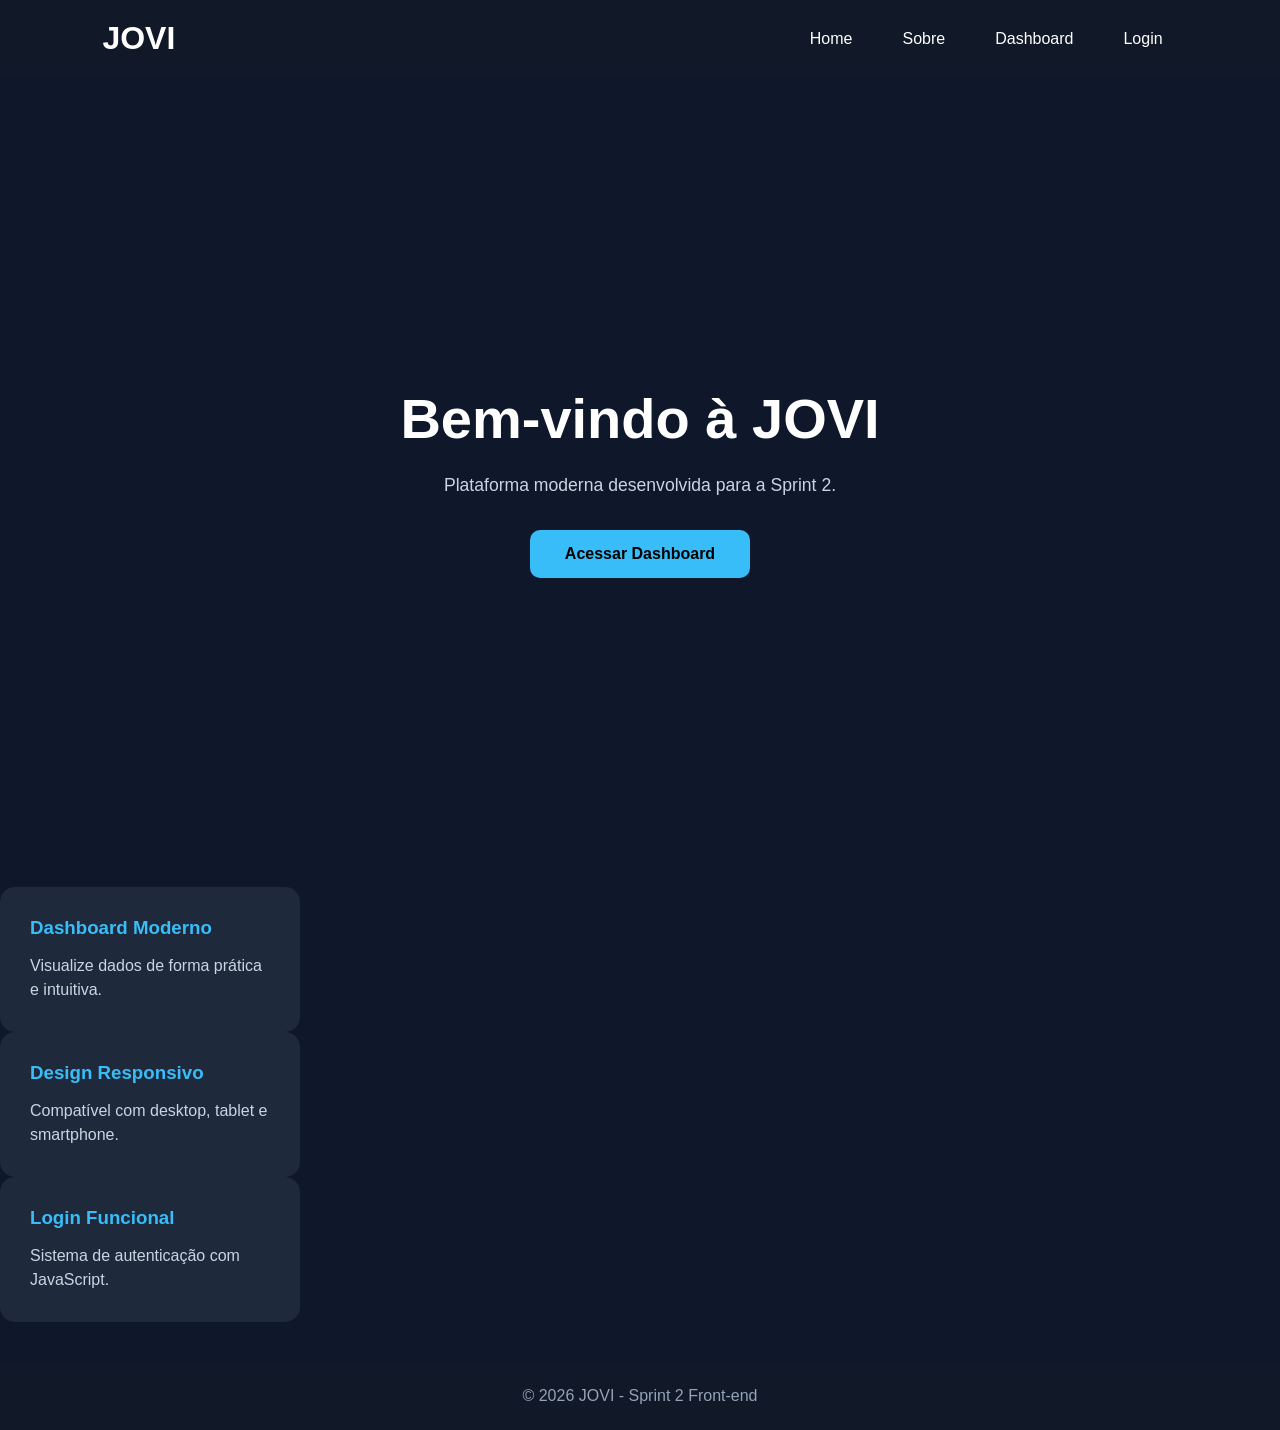
<file: index.html>
<!DOCTYPE html>
<html lang="pt-BR">
<head>
    <meta charset="UTF-8">
    <meta name="viewport" content="width=device-width, initial-scale=1.0">
    <title>JOVI | Home</title>

    <link rel="stylesheet" href="style.css">
</head>
<body>

    <header>
        <nav class="navbar">
            <h1 class="logo">JOVI</h1>

            <ul class="nav-links">
                <li><a href="index.html">Home</a></li>
                <li><a href="Pages/sobre.html">Sobre</a></li>
                <li><a href="Pages/dashboard.html">Dashboard</a></li>
                <li><a href="Pages/login.html">Login</a></li>
            </ul>
        </nav>
    </header>

    <main>

        <section class="hero">
            <div class="hero-content">
                <h2>Bem-vindo à JOVI</h2>
                <p>
                    Plataforma moderna desenvolvida para a Sprint 2.
                </p>

                <a href="Pages/dashboard.html" class="btn-primary">
                    Acessar Dashboard
                </a>
            </div>
        </section>

        <section class="cards-section">

            <article class="card">
                <h3>Dashboard Moderno</h3>
                <p>
                    Visualize dados de forma prática e intuitiva.
                </p>
            </article>

            <article class="card">
                <h3>Design Responsivo</h3>
                <p>
                    Compatível com desktop, tablet e smartphone.
                </p>
            </article>

            <article class="card">
                <h3>Login Funcional</h3>
                <p>
                    Sistema de autenticação com JavaScript.
                </p>
            </article>

        </section>

    </main>

    <footer>
        <p>© 2026 JOVI - Sprint 2 Front-end</p>
    </footer>
</html>
</file>
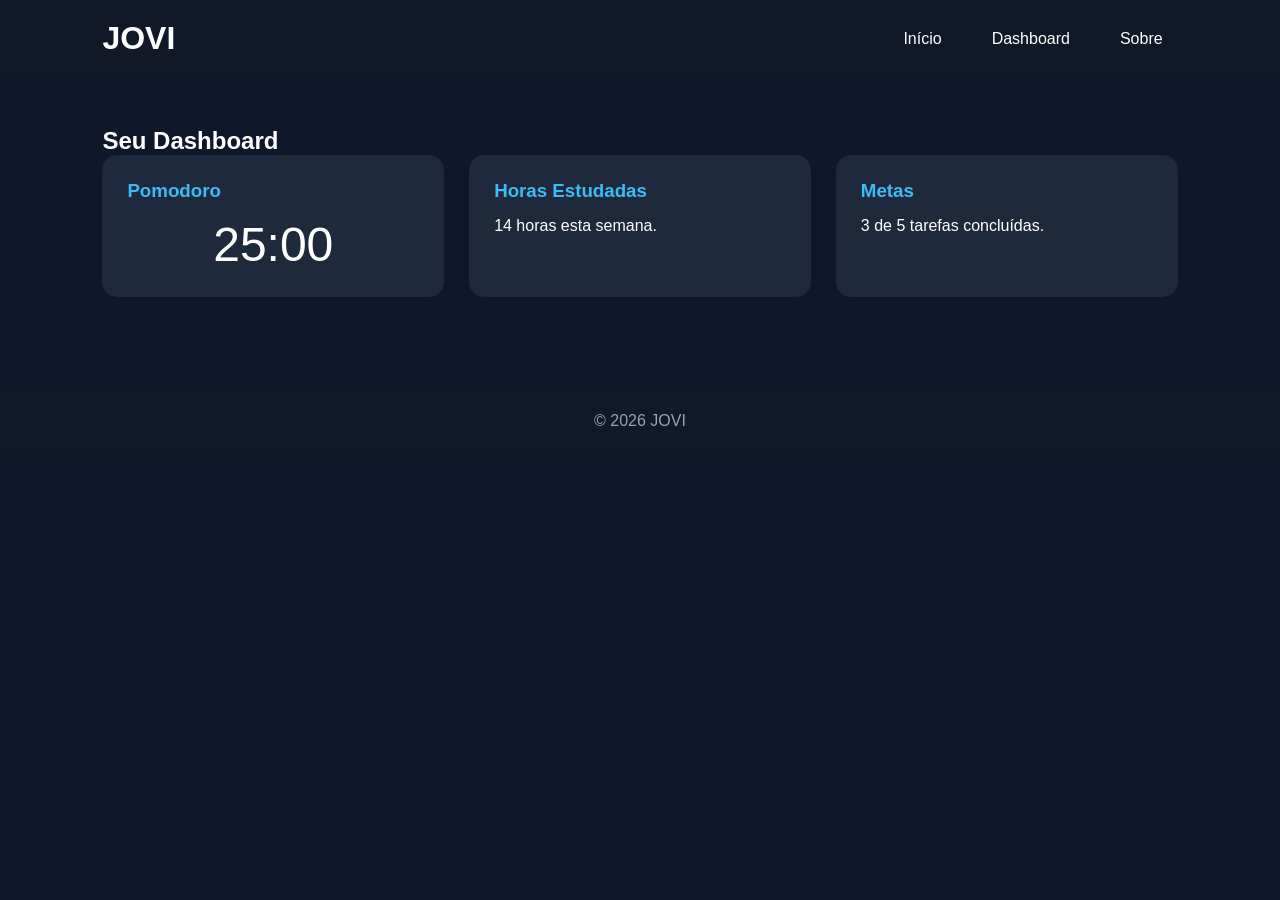
<file: Pages/dashboard.html>
<!DOCTYPE html>
<html lang="pt-BR">
<head>
    <meta charset="UTF-8">
    <meta name="viewport" content="width=device-width, initial-scale=1.0">
    <title>Dashboard | JOVI</title>
    <link rel="stylesheet" href="../style.css">
    <script src="../script.js"></script>
</head>
<body>

<header>
    <nav class="navbar">
        <h1 class="logo">JOVI</h1>

        <ul class="nav-links">
            <li><a href="../index.html">Início</a></li>
            <li><a href="dashboard.html">Dashboard</a></li>
            <li><a href="sobre.html">Sobre</a></li>
        </ul>
    </nav>
</header>

<main class="dashboard">

<h2>Seu Dashboard</h2>

<section class="dashboard-cards">

    <article class="dashboard-card">
        <h3>Pomodoro</h3>
        <div class="timer">25:00</div>
    </article>

    <article class="dashboard-card">
        <h3>Horas Estudadas</h3>
        <p>14 horas esta semana.</p>
    </article>

    <article class="dashboard-card">
        <h3>Metas</h3>
        <p>3 de 5 tarefas concluídas.</p>
    </article>

</section>

</main>

<footer>
    <p>© 2026 JOVI</p>
</footer>

</body>
</html>
</file>
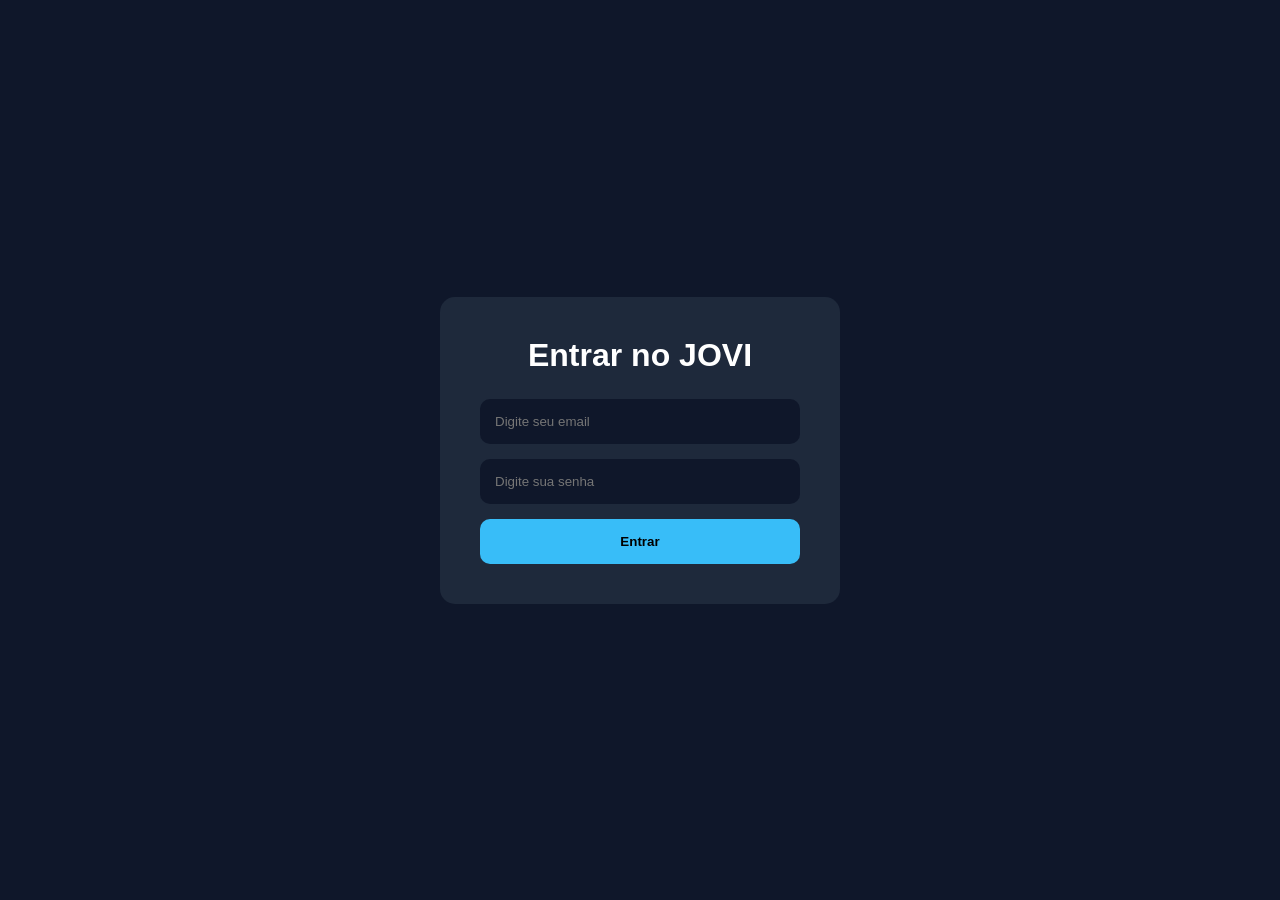
<file: Pages/login.html>
<!DOCTYPE html>
<html lang="pt-BR">
<head>
    <meta charset="UTF-8">
    <meta name="viewport" content="width=device-width, initial-scale=1.0">
    <title>Login | JOVI</title>

    <link rel="stylesheet" href="../style.css">
</head>

<body>

<section class="login-container">

    <div class="login-box">

        <h2 class="logo">Entrar no JOVI</h2>

        <form>
            <input type="email" placeholder="Digite seu email">

            <input type="password" placeholder="Digite sua senha">

            <button type="submit">
                Entrar
            </button>
        </form>

    </div>

</section>

<script src="../script.js"></script>

</body>
</html>
</file>
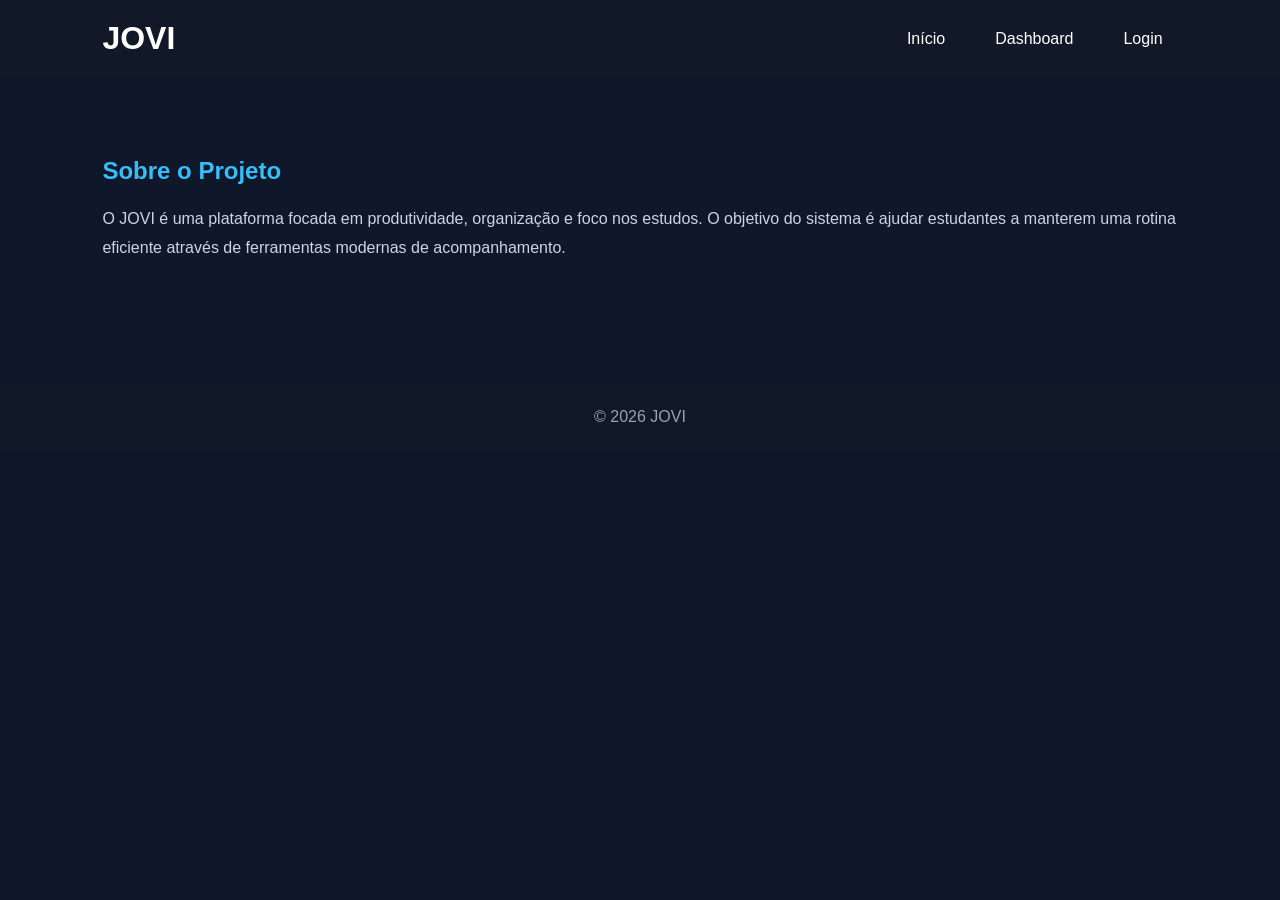
<file: Pages/sobre.html>
<!DOCTYPE html>
<html lang="pt-BR">
<head>
    <meta charset="UTF-8">
    <meta name="viewport" content="width=device-width, initial-scale=1.0">
    <title>Sobre | JOVI</title>
    <link rel="stylesheet" href="../style.css">
    <script src="../script.js"></script>
</head>
<body>

<header>
    <nav class="navbar">
        <h1 class="logo">JOVI</h1>

        <ul class="nav-links">
            <li><a href="../index.html">Início</a></li>
            <li><a href="dashboard.html">Dashboard</a></li>
            <li><a href="login.html">Login</a></li>
        </ul>
    </nav>
</header>

<main style="padding: 80px 8%;">

<section>
    <h2 style="margin-bottom: 20px; color: #38bdf8;">
        Sobre o Projeto
    </h2>

    <p style="line-height: 1.8; color: #cbd5e1;">
        O JOVI é uma plataforma focada em produtividade,
        organização e foco nos estudos.

        O objetivo do sistema é ajudar estudantes a manterem
        uma rotina eficiente através de ferramentas modernas
        de acompanhamento.
    </p>
</section>

</main>

<footer>
    <p>© 2026 JOVI</p>
</footer>

</body>
</html>
</file>
<file: style.css>
* {
    margin: 0;
    padding: 0;
    box-sizing: border-box;
}

body {
    font-family: Arial, Helvetica, sans-serif;
    background-color: #0f172a;
    color: white;
}

/* NAVBAR */

header {
    position: sticky;
    top: 0;
}

.navbar {
    display: flex;
    justify-content: space-between;
    align-items: center;

    padding: 20px 8%;

    background-color: #111827;
}

.logo {
    font-size: 2rem;
    font-weight: bold;
}

/* LINKS */

.nav-links {
    display: flex;
    gap: 20px;

    list-style: none;
}

.nav-links a {
    text-decoration: none;
    color: white;

    padding: 10px 15px;

    border-radius: 8px;

    transition: 0.3s;
}

.nav-links a:hover {
    background-color: #2ebbf8;
    color: black;
}

/* HERO */

.hero {
    min-height: 90vh;

    display: flex;
    justify-content: center;
    align-items: center;

    text-align: center;

    padding: 40px;
}

.hero-content {
    max-width: 700px;
}

.hero h2 {
    font-size: 3.5rem;
    margin-bottom: 20px;
}

.hero p {
    font-size: 1.1rem;
    line-height: 1.6;

    margin-bottom: 30px;

    color: #cbd5e1;
}

/* BOTÃO */

.btn-primary {
    display: inline-block;

    padding: 15px 35px;

    background-color: #38bdf8;
    color: black;

    text-decoration: none;

    border-radius: 10px;

    font-weight: bold;

    transition: 0.3s;
}

.btn-primary:hover {
    opacity: 0.8;
}

/* CARDS */

.features {
    display: flex;
    justify-content: center;
    gap: 25px;

    flex-wrap: wrap;

    padding: 60px 8%;
}

.card {
    background-color: #1e293b;

    width: 300px;

    padding: 30px;

    border-radius: 15px;

    transition: 0.3s;
}

.card:hover {
    transform: translateY(-5px);
}

.card h3 {
    margin-bottom: 15px;
    color: #38bdf8;
}

.card p {
    line-height: 1.5;
    color: #cbd5e1;
}

/* STATS */

.stats {
    display: flex;
    justify-content: center;
    gap: 20px;

    flex-wrap: wrap;

    padding: 50px 8%;
}

.stat-box {
    background-color: #1e293b;

    width: 220px;

    padding: 30px;

    border-radius: 15px;

    text-align: center;
}

.stat-box h3 {
    color: #38bdf8;
    font-size: 2rem;

    margin-bottom: 10px;
}

/* DASHBOARD */

.dashboard {
    padding: 50px 8%;
}

.dashboard-cards {
    display: flex;
    gap: 25px;

    flex-wrap: wrap;
}

.dashboard-card {
    flex: 1;

    min-width: 250px;

    background-color: #1e293b;

    padding: 25px;

    border-radius: 15px;
}

.dashboard-card h3 {
    margin-bottom: 15px;

    color: #38bdf8;
}

.timer {
    font-size: 3rem;
    text-align: center;
}

/* LOGIN */

.login-container {
    min-height: 100vh;

    display: flex;
    justify-content: center;
    align-items: center;

    padding: 20px;
}

.login-box {
    width: 400px;

    background-color: #1e293b;

    padding: 40px;

    border-radius: 15px;
}

.login-box h2 {
    text-align: center;
    margin-bottom: 25px;
}

.login-box form {
    display: flex;
    flex-direction: column;

    gap: 15px;
}

.login-box input {
    padding: 15px;

    border: none;

    border-radius: 10px;

    background-color: #0f172a;

    color: white;
}

.login-box button {
    padding: 15px;

    border: none;

    border-radius: 10px;

    background-color: #38bdf8;

    font-weight: bold;

    cursor: pointer;

    transition: 0.3s;
}

.login-box button:hover {
    opacity: 0.8;
}

/* FOOTER */

footer {
    text-align: center;

    padding: 25px;

    margin-top: 40px;

    background-color: #111827;

    color: #94a3b8;
}

/* RESPONSIVIDADE */

@media (max-width: 768px) {

    .navbar {
        flex-direction: column;
        gap: 20px;
    }

    .nav-links {
        flex-direction: column;
        text-align: center;
    }

    .hero h2 {
        font-size: 2.5rem;
    }

    .features,
    .stats,
    .dashboard-cards {
        flex-direction: column;
        align-items: center;
    }

    .card,
    .stat-box,
    .dashboard-card {
        width: 100%;
        max-width: 350px;
    }

    .login-box {
        width: 100%;
    }

}

@media (max-width: 480px) {

    .hero h2 {
        font-size: 2rem;
    }

    .btn-primary {
        width: 100%;
    }

}
.active {
    background-color: #38bdf8;
    color: black !important;
}
</file>
